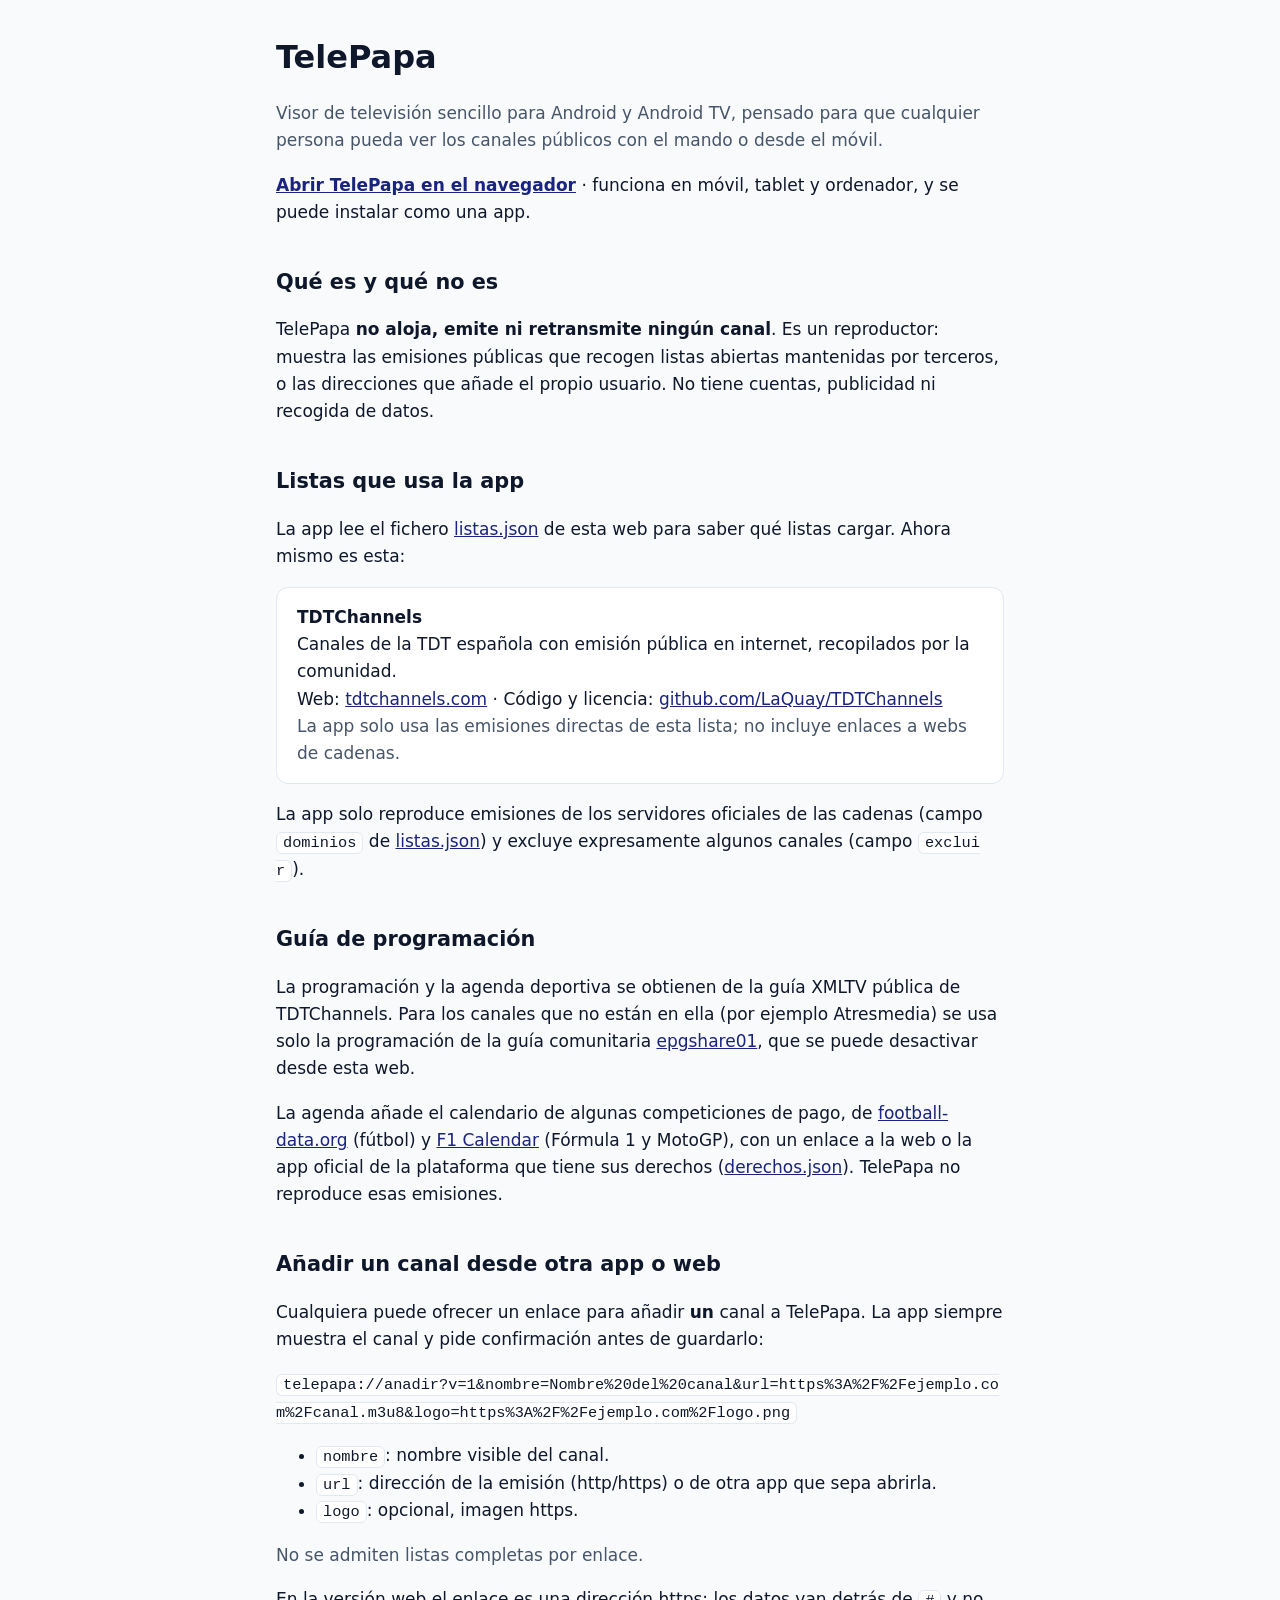
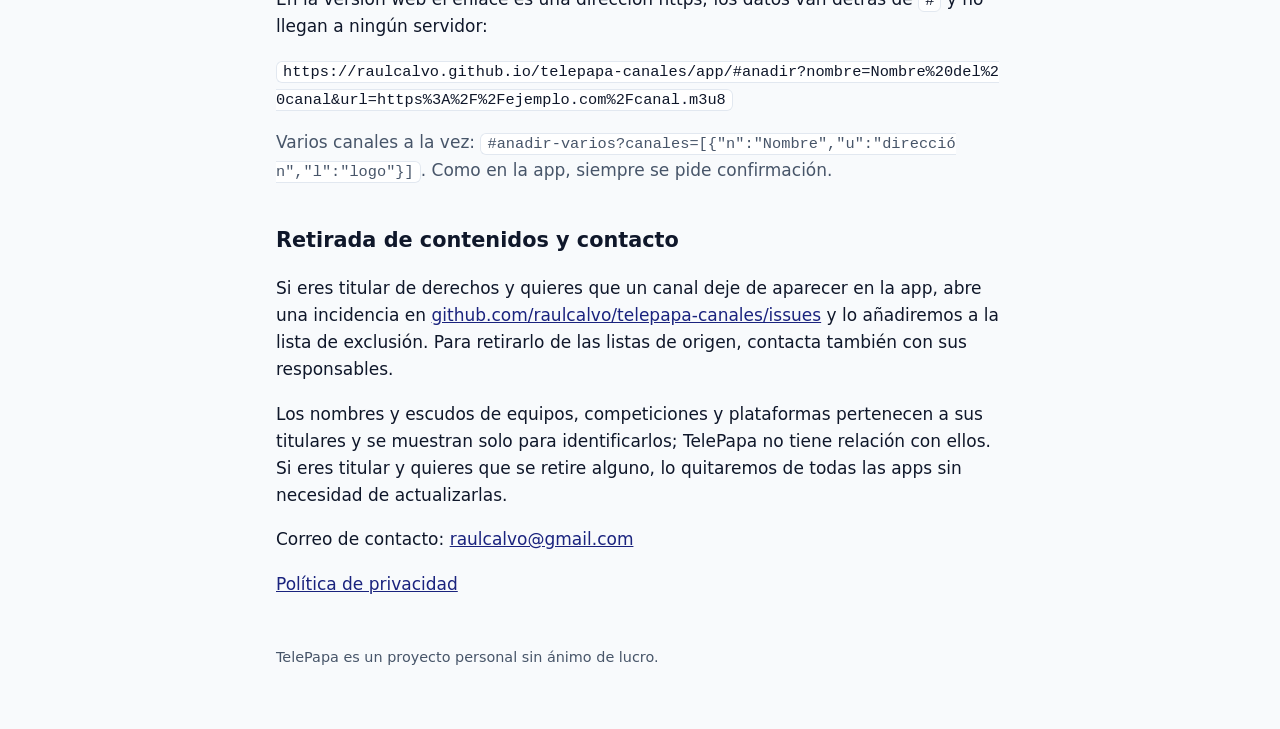
<file: index.html>
<!doctype html>
<html lang="es">
<head>
  <meta charset="utf-8">
  <meta name="viewport" content="width=device-width, initial-scale=1">
  <title>TelePapa · Listas de canales</title>
  <meta name="description" content="Listas públicas de canales que usa la app TelePapa para Android y Android TV.">
  <link rel="stylesheet" href="estilo.css">
</head>
<body>
<main>
  <h1>TelePapa</h1>
  <p class="suave">Visor de televisión sencillo para Android y Android TV, pensado para que cualquier persona pueda ver los canales públicos con el mando o desde el móvil.</p>
  <p><a href="app/"><strong>Abrir TelePapa en el navegador</strong></a> · funciona en móvil, tablet y ordenador, y se puede instalar como una app.</p>

  <h2>Qué es y qué no es</h2>
  <p>TelePapa <strong>no aloja, emite ni retransmite ningún canal</strong>. Es un reproductor: muestra las emisiones públicas que recogen listas abiertas mantenidas por terceros, o las direcciones que añade el propio usuario. No tiene cuentas, publicidad ni recogida de datos.</p>

  <h2>Listas que usa la app</h2>
  <p>La app lee el fichero <a href="listas.json">listas.json</a> de esta web para saber qué listas cargar. Ahora mismo es esta:</p>
  <div class="caja">
    <strong>TDTChannels</strong><br>
    Canales de la TDT española con emisión pública en internet, recopilados por la comunidad.<br>
    Web: <a href="https://www.tdtchannels.com">tdtchannels.com</a> · Código y licencia: <a href="https://github.com/LaQuay/TDTChannels">github.com/LaQuay/TDTChannels</a><br>
    <span class="suave">La app solo usa las emisiones directas de esta lista; no incluye enlaces a webs de cadenas.</span>
  </div>
  <p>La app solo reproduce emisiones de los servidores oficiales de las cadenas (campo <code>dominios</code> de <a href="listas.json">listas.json</a>) y excluye expresamente algunos canales (campo <code>excluir</code>).</p>

  <h2>Guía de programación</h2>
  <p>La programación y la agenda deportiva se obtienen de la guía XMLTV pública de TDTChannels. Para los canales que no están en ella (por ejemplo Atresmedia) se usa solo la programación de la guía comunitaria <a href="https://epgshare01.online">epgshare01</a>, que se puede desactivar desde esta web.</p>
  <p>La agenda añade el calendario de algunas competiciones de pago, de <a href="https://www.football-data.org">football-data.org</a> (fútbol) y <a href="https://www.f1calendar.com">F1 Calendar</a> (Fórmula 1 y MotoGP), con un enlace a la web o la app oficial de la plataforma que tiene sus derechos (<a href="derechos.json">derechos.json</a>). TelePapa no reproduce esas emisiones.</p>

  <h2>Añadir un canal desde otra app o web</h2>
  <p>Cualquiera puede ofrecer un enlace para añadir <strong>un</strong> canal a TelePapa. La app siempre muestra el canal y pide confirmación antes de guardarlo:</p>
  <p><code>telepapa://anadir?v=1&amp;nombre=Nombre%20del%20canal&amp;url=https%3A%2F%2Fejemplo.com%2Fcanal.m3u8&amp;logo=https%3A%2F%2Fejemplo.com%2Flogo.png</code></p>
  <ul>
    <li><code>nombre</code>: nombre visible del canal.</li>
    <li><code>url</code>: dirección de la emisión (http/https) o de otra app que sepa abrirla.</li>
    <li><code>logo</code>: opcional, imagen https.</li>
  </ul>
  <p class="suave">No se admiten listas completas por enlace.</p>
  <p>En la versión web el enlace es una dirección https; los datos van detrás de <code>#</code> y no llegan a ningún servidor:</p>
  <p><code>https://raulcalvo.github.io/telepapa-canales/app/#anadir?nombre=Nombre%20del%20canal&amp;url=https%3A%2F%2Fejemplo.com%2Fcanal.m3u8</code></p>
  <p class="suave">Varios canales a la vez: <code>#anadir-varios?canales=[{"n":"Nombre","u":"dirección","l":"logo"}]</code>. Como en la app, siempre se pide confirmación.</p>

  <h2>Retirada de contenidos y contacto</h2>
  <p>Si eres titular de derechos y quieres que un canal deje de aparecer en la app, abre una incidencia en <a href="https://github.com/raulcalvo/telepapa-canales/issues">github.com/raulcalvo/telepapa-canales/issues</a> y lo añadiremos a la lista de exclusión. Para retirarlo de las listas de origen, contacta también con sus responsables.</p>
  <p>Los nombres y escudos de equipos, competiciones y plataformas pertenecen a sus titulares y se muestran solo para identificarlos; TelePapa no tiene relación con ellos. Si eres titular y quieres que se retire alguno, lo quitaremos de todas las apps sin necesidad de actualizarlas.</p>
  <p hidden>Correo de contacto: <a data-correo href="#"></a></p>

  <p><a href="privacidad.html">Política de privacidad</a></p>
  <footer>TelePapa es un proyecto personal sin ánimo de lucro.</footer>
</main>
<script src="contacto.js"></script>
</body>
</html>
</file>
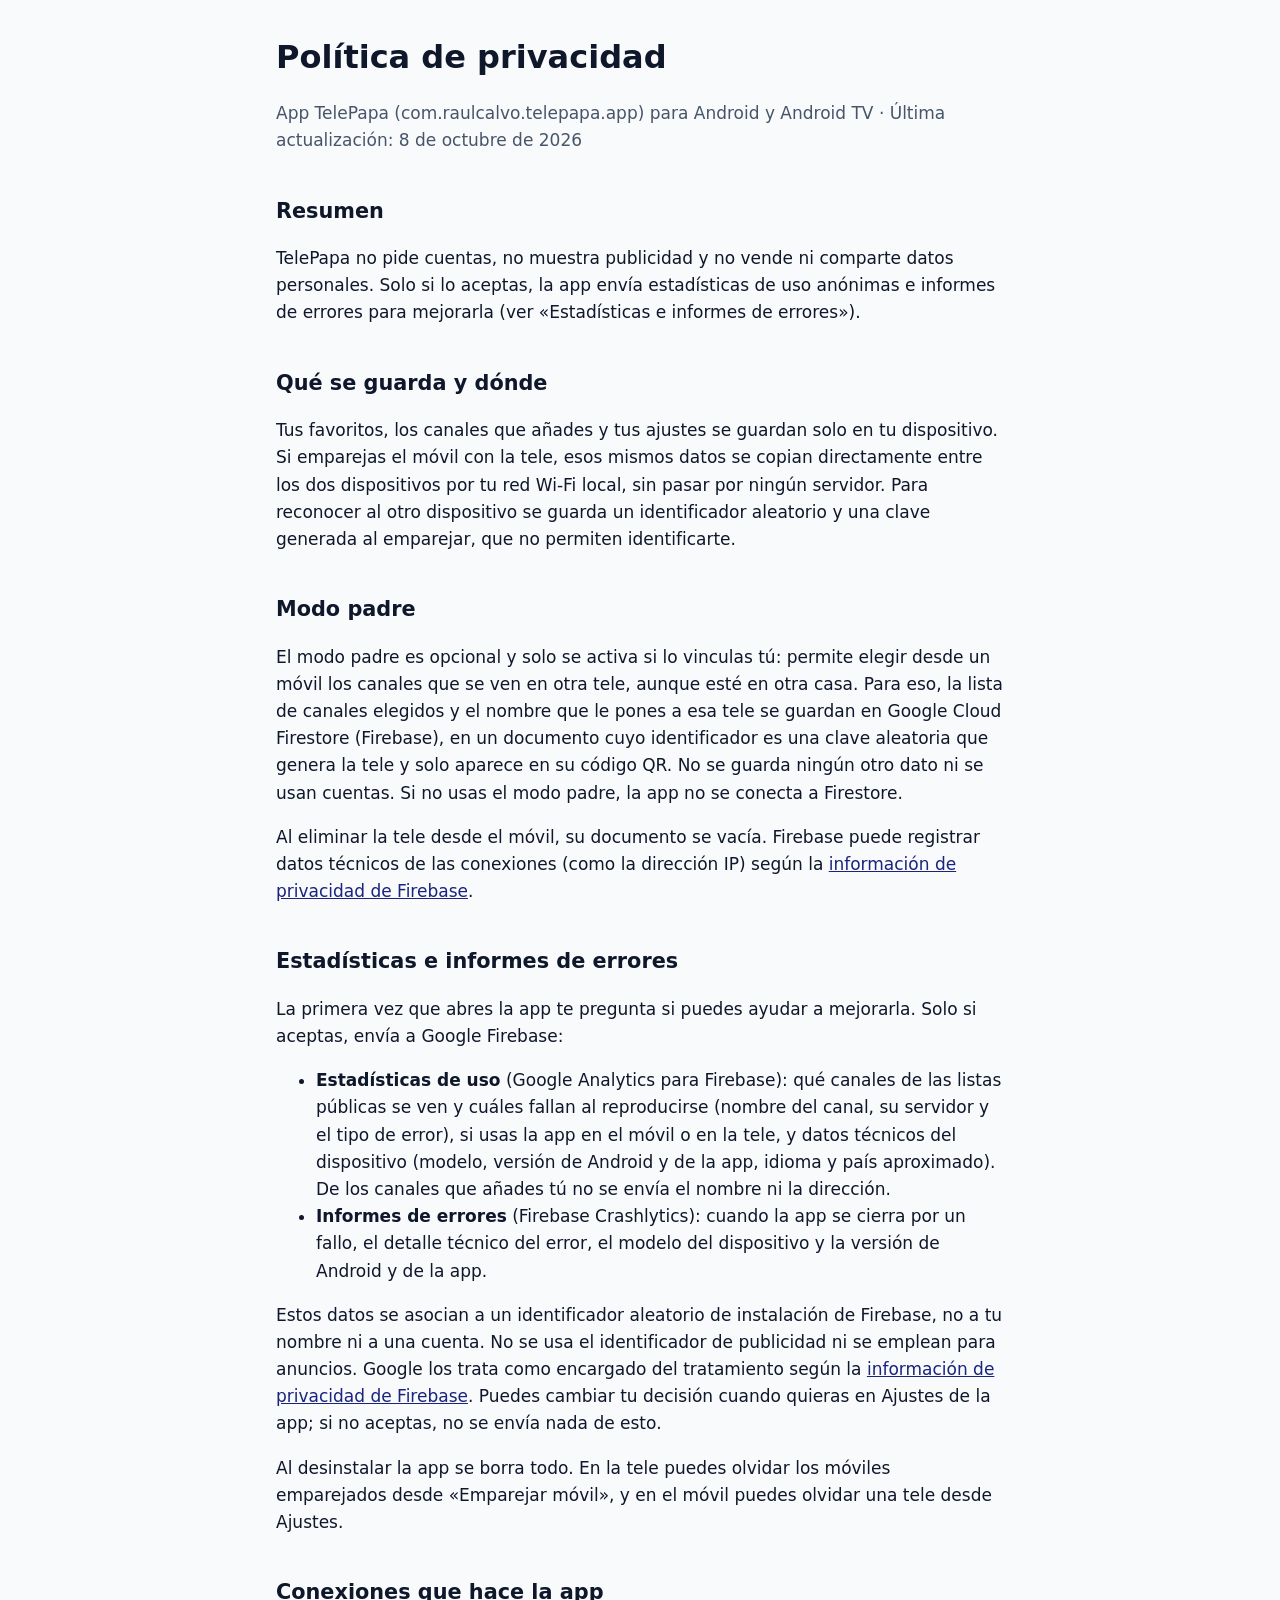
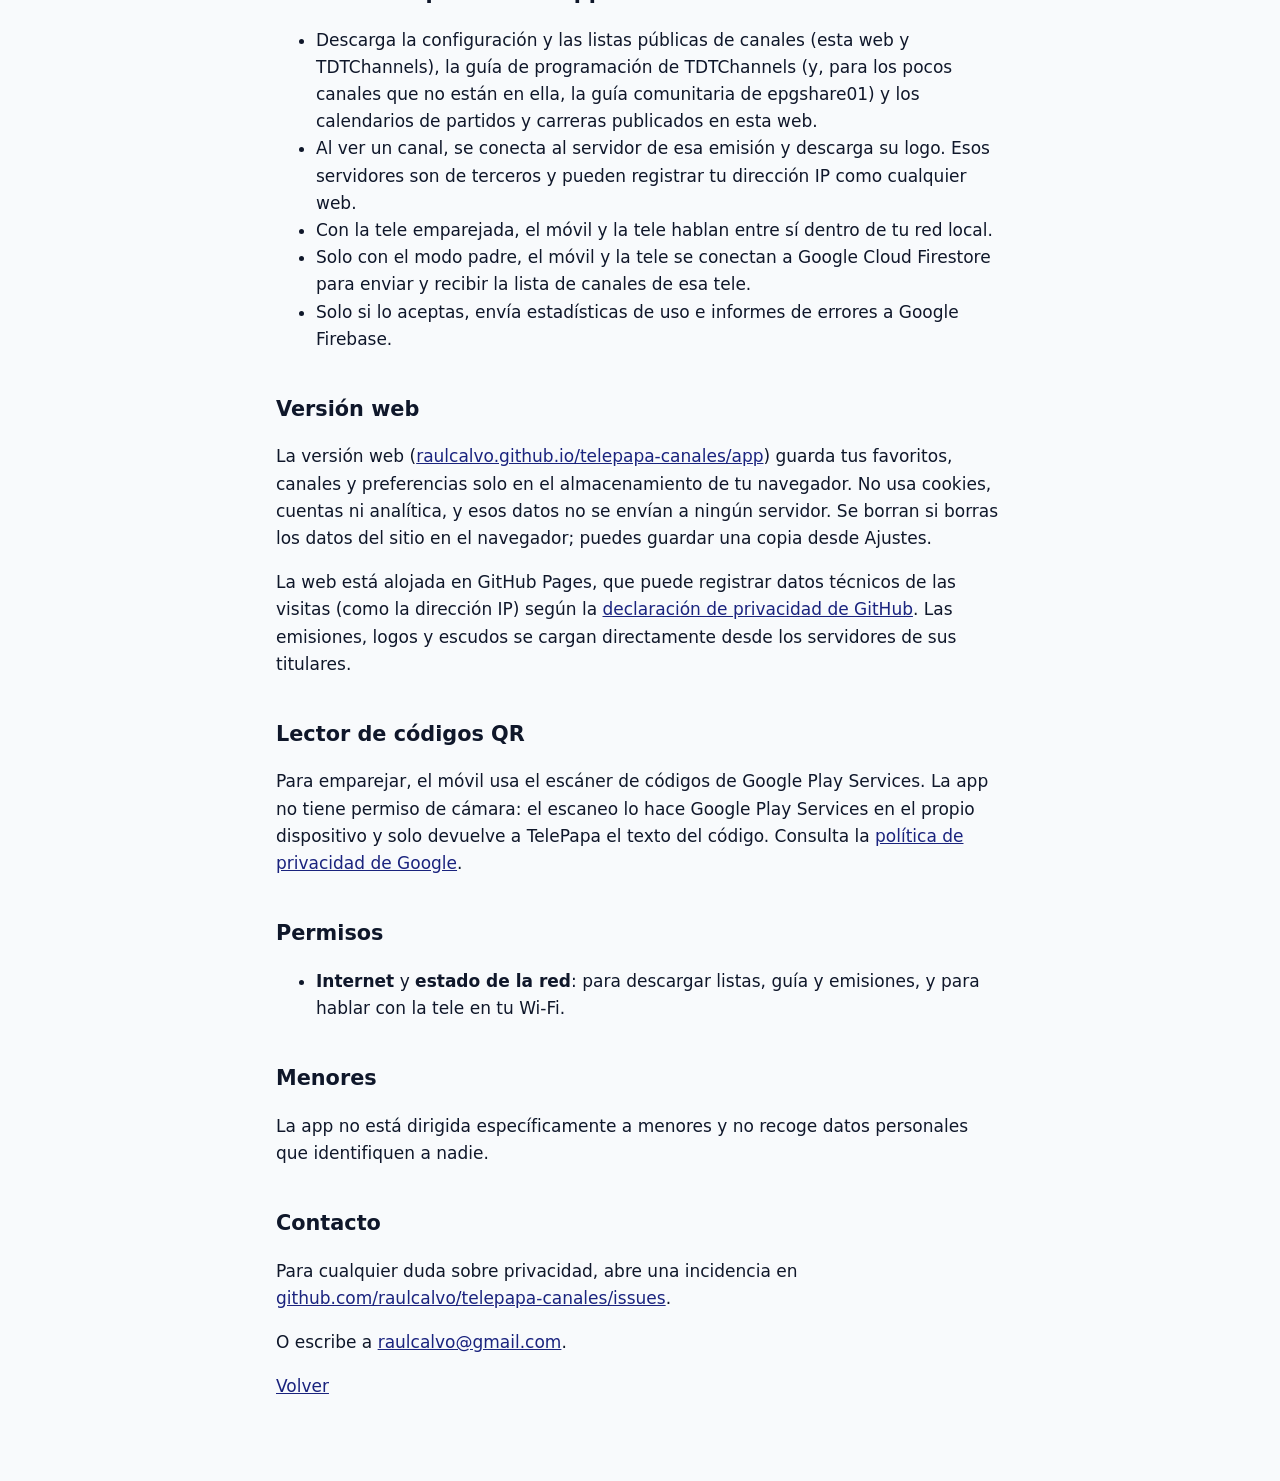
<file: privacidad.html>
<!doctype html>
<html lang="es">
<head>
  <meta charset="utf-8">
  <meta name="viewport" content="width=device-width, initial-scale=1">
  <title>TelePapa · Privacidad</title>
  <meta name="description" content="Política de privacidad de la app TelePapa para Android y Android TV.">
  <link rel="stylesheet" href="estilo.css">
</head>
<body>
<main>
  <h1>Política de privacidad</h1>
  <p class="suave">App TelePapa (com.raulcalvo.telepapa.app) para Android y Android TV · Última actualización: 8 de octubre de 2026</p>

  <h2>Resumen</h2>
  <p>TelePapa no pide cuentas, no muestra publicidad y no vende ni comparte datos personales. Solo si lo aceptas, la app envía estadísticas de uso anónimas e informes de errores para mejorarla (ver «Estadísticas e informes de errores»).</p>

  <h2>Qué se guarda y dónde</h2>
  <p>Tus favoritos, los canales que añades y tus ajustes se guardan solo en tu dispositivo. Si emparejas el móvil con la tele, esos mismos datos se copian directamente entre los dos dispositivos por tu red Wi-Fi local, sin pasar por ningún servidor. Para reconocer al otro dispositivo se guarda un identificador aleatorio y una clave generada al emparejar, que no permiten identificarte.</p>
  <h2>Modo padre</h2>
  <p>El modo padre es opcional y solo se activa si lo vinculas tú: permite elegir desde un móvil los canales que se ven en otra tele, aunque esté en otra casa. Para eso, la lista de canales elegidos y el nombre que le pones a esa tele se guardan en Google Cloud Firestore (Firebase), en un documento cuyo identificador es una clave aleatoria que genera la tele y solo aparece en su código QR. No se guarda ningún otro dato ni se usan cuentas. Si no usas el modo padre, la app no se conecta a Firestore.</p>
  <p>Al eliminar la tele desde el móvil, su documento se vacía. Firebase puede registrar datos técnicos de las conexiones (como la dirección IP) según la <a href="https://firebase.google.com/support/privacy">información de privacidad de Firebase</a>.</p>

  <h2>Estadísticas e informes de errores</h2>
  <p>La primera vez que abres la app te pregunta si puedes ayudar a mejorarla. Solo si aceptas, envía a Google Firebase:</p>
  <ul>
    <li><strong>Estadísticas de uso</strong> (Google Analytics para Firebase): qué canales de las listas públicas se ven y cuáles fallan al reproducirse (nombre del canal, su servidor y el tipo de error), si usas la app en el móvil o en la tele, y datos técnicos del dispositivo (modelo, versión de Android y de la app, idioma y país aproximado). De los canales que añades tú no se envía el nombre ni la dirección.</li>
    <li><strong>Informes de errores</strong> (Firebase Crashlytics): cuando la app se cierra por un fallo, el detalle técnico del error, el modelo del dispositivo y la versión de Android y de la app.</li>
  </ul>
  <p>Estos datos se asocian a un identificador aleatorio de instalación de Firebase, no a tu nombre ni a una cuenta. No se usa el identificador de publicidad ni se emplean para anuncios. Google los trata como encargado del tratamiento según la <a href="https://firebase.google.com/support/privacy">información de privacidad de Firebase</a>. Puedes cambiar tu decisión cuando quieras en Ajustes de la app; si no aceptas, no se envía nada de esto.</p>

  <p>Al desinstalar la app se borra todo. En la tele puedes olvidar los móviles emparejados desde «Emparejar móvil», y en el móvil puedes olvidar una tele desde Ajustes.</p>

  <h2>Conexiones que hace la app</h2>
  <ul>
    <li>Descarga la configuración y las listas públicas de canales (esta web y TDTChannels), la guía de programación de TDTChannels (y, para los pocos canales que no están en ella, la guía comunitaria de epgshare01) y los calendarios de partidos y carreras publicados en esta web.</li>
    <li>Al ver un canal, se conecta al servidor de esa emisión y descarga su logo. Esos servidores son de terceros y pueden registrar tu dirección IP como cualquier web.</li>
    <li>Con la tele emparejada, el móvil y la tele hablan entre sí dentro de tu red local.</li>
    <li>Solo con el modo padre, el móvil y la tele se conectan a Google Cloud Firestore para enviar y recibir la lista de canales de esa tele.</li>
    <li>Solo si lo aceptas, envía estadísticas de uso e informes de errores a Google Firebase.</li>
  </ul>

  <h2>Versión web</h2>
  <p>La versión web (<a href="app/">raulcalvo.github.io/telepapa-canales/app</a>) guarda tus favoritos, canales y preferencias solo en el almacenamiento de tu navegador. No usa cookies, cuentas ni analítica, y esos datos no se envían a ningún servidor. Se borran si borras los datos del sitio en el navegador; puedes guardar una copia desde Ajustes.</p>
  <p>La web está alojada en GitHub Pages, que puede registrar datos técnicos de las visitas (como la dirección IP) según la <a href="https://docs.github.com/es/site-policy/privacy-policies/github-general-privacy-statement">declaración de privacidad de GitHub</a>. Las emisiones, logos y escudos se cargan directamente desde los servidores de sus titulares.</p>

  <h2>Lector de códigos QR</h2>
  <p>Para emparejar, el móvil usa el escáner de códigos de Google Play Services. La app no tiene permiso de cámara: el escaneo lo hace Google Play Services en el propio dispositivo y solo devuelve a TelePapa el texto del código. Consulta la <a href="https://policies.google.com/privacy">política de privacidad de Google</a>.</p>

  <h2>Permisos</h2>
  <ul>
    <li><strong>Internet</strong> y <strong>estado de la red</strong>: para descargar listas, guía y emisiones, y para hablar con la tele en tu Wi-Fi.</li>
  </ul>

  <h2>Menores</h2>
  <p>La app no está dirigida específicamente a menores y no recoge datos personales que identifiquen a nadie.</p>

  <h2>Contacto</h2>
  <p>Para cualquier duda sobre privacidad, abre una incidencia en <a href="https://github.com/raulcalvo/telepapa-canales/issues">github.com/raulcalvo/telepapa-canales/issues</a>.</p>
  <p hidden>O escribe a <a data-correo href="#"></a>.</p>

  <p><a href="index.html">Volver</a></p>
</main>
<script src="contacto.js"></script>
</body>
</html>
</file>
<file: estilo.css>
:root { --fondo: #f8fafc; --texto: #0f172a; --suave: #475569; --acento: #1a237e; --caja: #ffffff; --borde: #e2e8f0; }
@media (prefers-color-scheme: dark) {
  :root { --fondo: #0b1120; --texto: #f1f5f9; --suave: #94a3b8; --acento: #a5b4fc; --caja: #1e293b; --borde: #334155; }
}
* { box-sizing: border-box; }
body { margin: 0; background: var(--fondo); color: var(--texto); font: 17px/1.6 system-ui, -apple-system, "Segoe UI", Roboto, sans-serif; }
main { max-width: 760px; margin: 0 auto; padding: 32px 16px 64px; }
h1 { font-size: 2rem; margin: 0 0 8px; }
h2 { margin-top: 40px; font-size: 1.3rem; }
a { color: var(--acento); }
p, li { color: var(--texto); }
.suave { color: var(--suave); }
.caja { background: var(--caja); border: 1px solid var(--borde); border-radius: 12px; padding: 16px 20px; margin: 12px 0; }
code { background: var(--caja); border: 1px solid var(--borde); border-radius: 6px; padding: 1px 6px; font-size: .9em; word-break: break-all; }
footer { margin-top: 48px; color: var(--suave); font-size: .9rem; }
</file>
